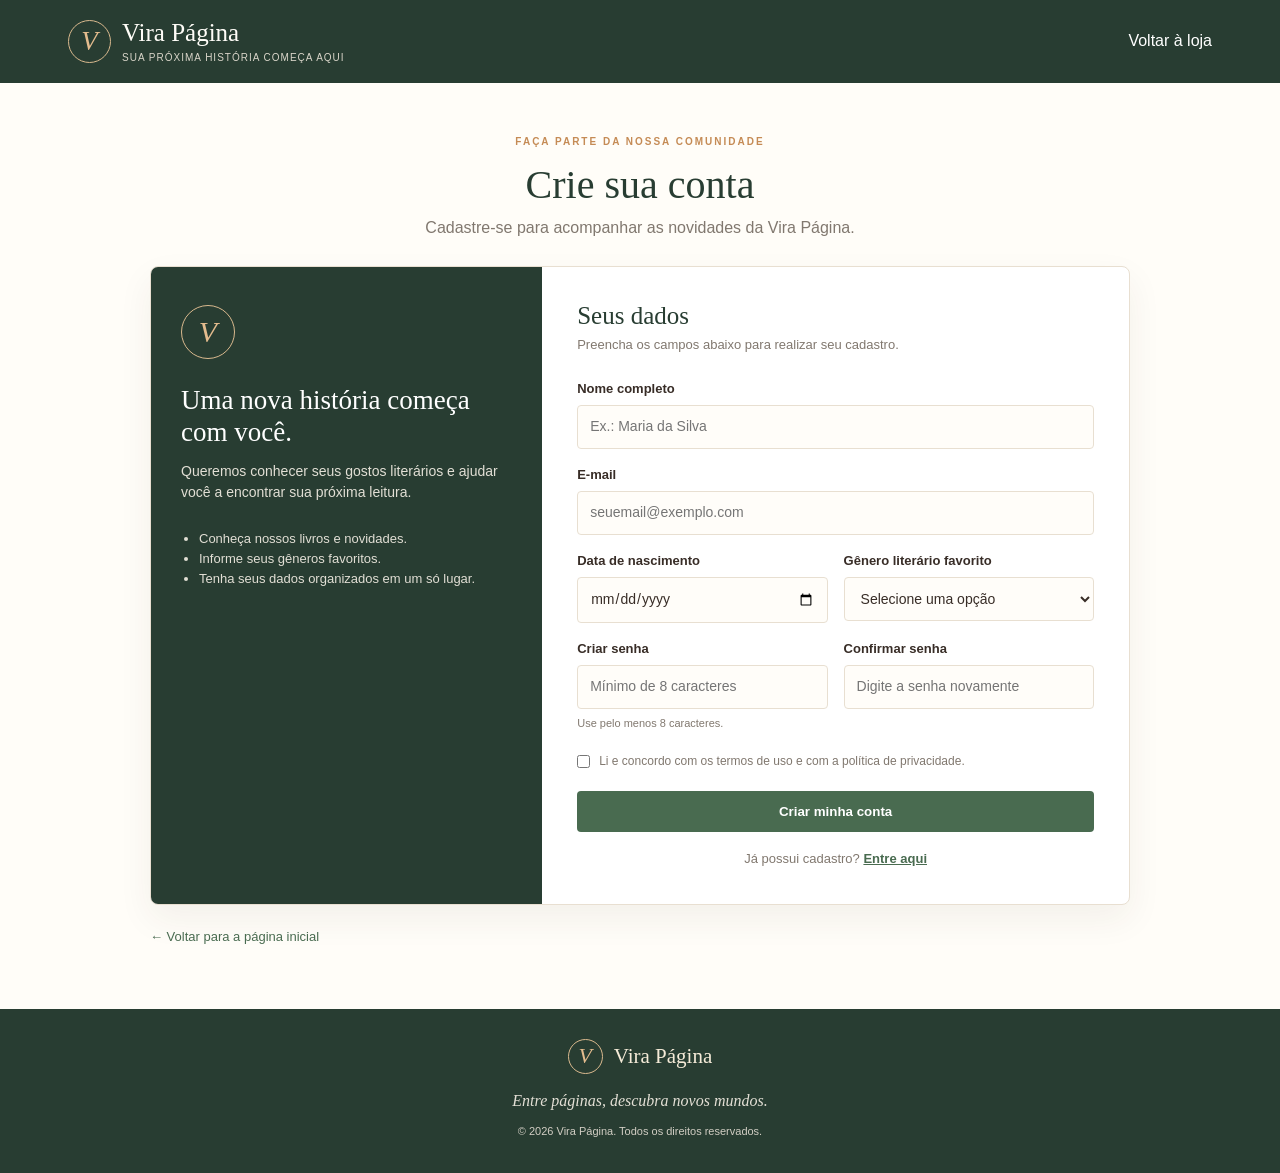
<file: cadastro.html>
<!DOCTYPE html>
<html lang="pt-BR">
<head>
  <meta charset="UTF-8">
  <meta name="viewport" content="width=device-width, initial-scale=1.0">
  <meta name="description" content="Crie sua conta na livraria Vira Página.">
  <title>Minha conta | Vira Página</title>
  <link rel="stylesheet" href="style.css">
  <style>
    .pagina-conta { min-height: 100vh; display: flex; flex-direction: column; }
    .conta-main { width: min(100% - 32px, 980px); margin: 45px auto 60px; flex: 1; }
    .conta-intro { margin-bottom: 25px; text-align: center; }
    .conta-intro .etiqueta { color: var(--caramelo); }
    .conta-intro h1 { margin: 8px 0; color: var(--verde-floresta); font: clamp(30px, 4vw, 40px) Georgia, serif; }
    .conta-intro p { color: var(--cinza); }
    .conta-card { display: grid; grid-template-columns: .8fr 1.2fr; overflow: hidden; border: 1px solid var(--borda); border-radius: 8px; background: white; box-shadow: 0 14px 35px #382d2710; }
    .conta-lateral { padding: 38px 30px; background: var(--verde-floresta); color: var(--papel); }
    .conta-lateral .simbolo { width: 54px; height: 54px; display: grid; place-items: center; margin-bottom: 25px; border: 1px solid #d9b98e; border-radius: 50%; color: #e4bc8e; font: italic 30px Georgia, serif; }
    .conta-lateral h2 { margin-bottom: 12px; color: white; font: 27px/1.2 Georgia, serif; }
    .conta-lateral p { color: #e2dfd5; font-size: 14px; }
    .conta-lateral ul { margin: 25px 0 0; padding-left: 18px; color: #e2dfd5; font-size: 13px; }
    .conta-formulario { padding: 35px; }
    .conta-formulario h2 { margin-bottom: 5px; color: var(--verde-floresta); font: 25px Georgia, serif; }
    .conta-formulario .apoio { margin-bottom: 24px; color: var(--cinza); font-size: 13px; }
    .campos { display: grid; grid-template-columns: 1fr 1fr; gap: 16px; }
    .campo { display: flex; flex-direction: column; gap: 6px; }
    .campo.largo { grid-column: 1 / -1; }
    .campo label { color: var(--marrom); font-size: 13px; font-weight: bold; }
    .campo input, .campo select { width: 100%; min-height: 44px; padding: 10px 12px; border: 1px solid var(--borda); border-radius: 4px; background: #fffdf9; color: var(--marrom); font: inherit; font-size: 14px; }
    .campo input:focus, .campo select:focus { outline: 2px solid #c58b5570; border-color: var(--caramelo); }
    .campo small { color: var(--cinza); font-size: 11px; }
    .aceite { display: flex; align-items: flex-start; gap: 9px; margin: 20px 0; color: var(--cinza); font-size: 12px; }
    .aceite input { margin-top: 3px; accent-color: var(--verde-folha); }
    .aceite a, .entrar a { color: var(--verde-folha); font-weight: bold; }
    .enviar { width: 100%; padding: 13px 18px; border: 0; border-radius: 4px; background: var(--verde-folha); color: white; font-weight: bold; cursor: pointer; transition: background .2s; }
    .enviar:hover { background: var(--verde-floresta); }
    .entrar { margin-top: 17px; color: var(--cinza); text-align: center; font-size: 13px; }
    .voltar-inicio { display: inline-block; margin-top: 22px; color: var(--verde-folha); font-size: 13px; text-decoration: none; }
    .voltar-inicio:hover { text-decoration: underline; }
    @media (max-width: 700px) {
      .conta-card { grid-template-columns: 1fr; }
      .conta-lateral { padding: 25px; }
      .conta-lateral .simbolo { margin-bottom: 15px; }
      .conta-lateral ul { margin-top: 14px; }
      .conta-formulario { padding: 25px 20px; }
    }
    @media (max-width: 480px) {
      .campos { grid-template-columns: 1fr; }
      .campo.largo { grid-column: auto; }
      .conta-main { margin-top: 30px; }
    }
  </style>
</head>
<body class="pagina-conta">
  <header class="topo">
    <div class="cabecalho">
      <a class="marca" href="index.html" aria-label="Vira Página - página inicial">
        <span class="marca-icone">V</span>
        <span>Vira Página<small>SUA PRÓXIMA HISTÓRIA COMEÇA AQUI</small></span>
      </a>
      <a class="link-conta" href="index.html">Voltar à loja</a>
    </div>
  </header>

  <main class="conta-main">
    <div class="conta-intro">
      <span class="etiqueta">FAÇA PARTE DA NOSSA COMUNIDADE</span>
      <h1>Crie sua conta</h1>
      <p>Cadastre-se para acompanhar as novidades da Vira Página.</p>
    </div>

    <section class="conta-card" aria-label="Formulário de cadastro">
      <aside class="conta-lateral">
        <div class="simbolo" aria-hidden="true">V</div>
        <h2>Uma nova história começa com você.</h2>
        <p>Queremos conhecer seus gostos literários e ajudar você a encontrar sua próxima leitura.</p>
        <ul>
          <li>Conheça nossos livros e novidades.</li>
          <li>Informe seus gêneros favoritos.</li>
          <li>Tenha seus dados organizados em um só lugar.</li>
        </ul>
      </aside>

      <div class="conta-formulario">
        <h2>Seus dados</h2>
        <p class="apoio">Preencha os campos abaixo para realizar seu cadastro.</p>

        <form action="#" method="post">
          <div class="campos">
            <div class="campo largo">
              <label for="nome">Nome completo</label>
              <input type="text" id="nome" name="nome" placeholder="Ex.: Maria da Silva" autocomplete="name" required>
            </div>

            <div class="campo largo">
              <label for="email">E-mail</label>
              <input type="email" id="email" name="email" placeholder="seuemail@exemplo.com" autocomplete="email" required>
            </div>

            <div class="campo">
              <label for="nascimento">Data de nascimento</label>
              <input type="date" id="nascimento" name="nascimento" autocomplete="bday">
            </div>

            <div class="campo">
              <label for="preferencia">Gênero literário favorito</label>
              <select id="preferencia" name="preferencia" required>
                <option value="">Selecione uma opção</option>
                <option value="romance">Romance</option>
                <option value="ficcao">Ficção científica</option>
                <option value="fantasia">Fantasia</option>
                <option value="aventura">Aventura</option>
                <option value="suspense">Suspense</option>
                <option value="autoajuda">Autoajuda</option>
                <option value="outros">Outros / Ainda não sei</option>
              </select>
            </div>

            <div class="campo">
              <label for="senha">Criar senha</label>
              <input type="password" id="senha" name="senha" placeholder="Mínimo de 8 caracteres" minlength="8" autocomplete="new-password" required>
              <small>Use pelo menos 8 caracteres.</small>
            </div>

            <div class="campo">
              <label for="confirmar-senha">Confirmar senha</label>
              <input type="password" id="confirmar-senha" name="confirmar_senha" placeholder="Digite a senha novamente" minlength="8" autocomplete="new-password" required>
            </div>
          </div>

          <label class="aceite">
            <input type="checkbox" name="termos" required>
            <span>Li e concordo com os termos de uso e com a política de privacidade.</span>
          </label>

          <button class="enviar" type="submit">Criar minha conta</button>
        </form>

        <p class="entrar">Já possui cadastro? <a href="#">Entre aqui</a></p>
      </div>
    </section>

    <a class="voltar-inicio" href="index.html">← Voltar para a página inicial</a>
  </main>

  <footer>
    <a class="marca marca-rodape" href="index.html"><span class="marca-icone">V</span><span>Vira Página</span></a>
    <p>Entre páginas, descubra novos mundos.</p>
    <small>&copy; 2026 Vira Página. Todos os direitos reservados.</small>
  </footer>
</body>
</html>
</file>
<file: style.css>
:root {
  --verde-floresta: #283d32;
  --verde-folha: #496b50;
  --papel: #f5ebd8;
  --branco-quente: #fffdf8;
  --marrom: #382d27;
  --caramelo: #c58b55;
  --cinza: #81786f;
  --borda: #e8dfd1;
}
* { box-sizing: border-box; margin: 0; padding: 0; }
html { scroll-behavior: smooth; }
body { font-family: Arial, Helvetica, sans-serif; background: var(--branco-quente); color: var(--marrom); line-height: 1.55; }
a { color: inherit; }
.topo { background: var(--verde-floresta); color: var(--branco-quente); }
.cabecalho { max-width: 1200px; margin: auto; padding: 20px 28px; display: flex; align-items: center; justify-content: space-between; gap: 30px; }
.marca { display: flex; align-items: center; gap: 11px; text-decoration: none; font: 25px Georgia, serif; line-height: 1.05; white-space: nowrap; }
.marca strong { color: #e4bc8e; }
.marca small { display: block; margin-top: 6px; color: #d9d5c9; font: 10px Arial, sans-serif; letter-spacing: 1px; }
.marca-icone { width: 43px; height: 43px; border: 1px solid #d9b98e; border-radius: 50%; display: grid; place-items: center; color: #e4bc8e; font: italic 27px Georgia, serif; }
.busca { position: relative; flex: 1; max-width: 470px; }
.busca input { width: 100%; padding: 13px 48px 13px 17px; border: 1px solid #ffffff55; border-radius: 30px; outline: none; background: #ffffff12; color: white; }
.busca input::placeholder { color: #e4e0d6; }
.busca button { position: absolute; top: 0; right: 12px; height: 100%; border: 0; background: none; color: white; font-size: 27px; cursor: pointer; }
.link-conta { color: white; text-decoration: none; white-space: nowrap; }
.link-conta:hover, .navegacao a:hover { color: #e4bc8e; text-decoration: underline; }
.navegacao { max-width: 1200px; margin: auto; padding: 0 28px 17px; display: flex; flex-wrap: wrap; gap: 30px; }
.navegacao a { color: var(--papel); text-decoration: none; font-size: 14px; }
.hero { min-height: 390px; padding: 65px max(7%, calc((100% - 1100px)/2)); display: flex; align-items: center; justify-content: space-between; gap: 40px; color: white; background: linear-gradient(90deg, #283d32f5, #283d32c9), url("https://images.unsplash.com/photo-1507842217343-583bb7270b66?auto=format&fit=crop&w=1800&q=85") center/cover; }
.hero-conteudo { max-width: 620px; }
.etiqueta { color: var(--caramelo); font-size: 10px; font-weight: bold; letter-spacing: 2px; }
.hero h1 { margin: 15px 0; font: clamp(36px, 5vw, 56px)/1.1 Georgia, serif; }
.hero p { max-width: 540px; margin-bottom: 25px; color: #e5e2d8; }
.botao-principal { display: inline-flex; align-items: center; justify-content: center; gap: 18px; padding: 13px 20px; border: 0; border-radius: 4px; background: var(--caramelo); color: white; text-decoration: none; font-weight: bold; transition: background .2s, transform .2s; }
.botao-principal:hover { background: #ad7543; transform: translateY(-2px); }
.hero-selo { width: 185px; height: 185px; flex: 0 0 185px; border: 1px solid #d9b98e; border-radius: 50%; display: flex; flex-direction: column; align-items: center; justify-content: center; text-align: center; transform: rotate(7deg); color: var(--papel); }
.hero-selo span { color: #e4bc8e; font-size: 30px; }
.hero-selo strong { font: 20px Georgia, serif; }
.hero-selo small { margin-top: 10px; font-size: 9px; letter-spacing: 2px; }
.beneficios { max-width: 1100px; margin: auto; padding: 25px 30px; display: flex; justify-content: space-around; flex-wrap: wrap; gap: 20px; border-bottom: 1px solid var(--borda); }
.beneficios article { display: flex; align-items: center; gap: 13px; }
.beneficios article > span { color: var(--verde-folha); font-size: 26px; }
.beneficios strong, .beneficios small { display: block; }
.beneficios small { color: var(--cinza); font-size: 12px; }
.secao-categorias, .vitrine { max-width: 1200px; margin: auto; padding: 65px 28px; }
.titulo-secao h2, .chamada h2 { margin: 8px 0; color: var(--verde-floresta); font: clamp(27px, 3vw, 36px) Georgia, serif; }
.titulo-secao p, .chamada p { color: var(--cinza); }
.categorias { display: grid; grid-template-columns: repeat(4, 1fr); gap: 15px; margin-top: 27px; }
.categoria { min-height: 140px; padding: 20px; border: 1px solid var(--borda); border-radius: 5px; background: #faf6ee; text-decoration: none; transition: .2s; }
.categoria:hover { border-color: var(--caramelo); background: var(--papel); transform: translateY(-3px); }
.categoria span, .categoria strong, .categoria small { display: block; }
.categoria span { color: var(--caramelo); font: 18px Georgia, serif; }
.categoria strong { margin: 13px 0 4px; color: var(--verde-floresta); font: 19px Georgia, serif; }
.categoria small { color: var(--cinza); font-size: 12px; }
.vitrine { padding-top: 20px; }
.titulo-vitrine { display: flex; align-items: end; justify-content: space-between; gap: 20px; }
.texto-apoio { color: var(--caramelo); font: italic 15px Georgia, serif; }
.grade-livros { display: grid; grid-template-columns: repeat(4, minmax(0, 1fr)); gap: 20px; margin-top: 28px; }
.livro-card { min-width: 0; padding: 18px; display: flex; flex-direction: column; border: 1px solid var(--borda); border-radius: 6px; background: white; transition: transform .2s, box-shadow .2s; }
.livro-card:hover { transform: translateY(-4px); box-shadow: 0 12px 28px #382d2712; }
.capa { height: 210px; margin-bottom: 15px; display: grid; place-items: center; background: #faf7f1; }
.capa img { max-width: 100%; width: auto; height: 100%; object-fit: contain; }
.categoria-livro { color: var(--verde-folha); font-size: 10px; letter-spacing: 1px; text-transform: uppercase; }
.livro-card h3 { margin: 5px 0 2px; color: var(--verde-floresta); font: 20px/1.25 Georgia, serif; }
.autor { margin-bottom: 10px; color: var(--cinza); font-size: 12px; }
.descricao { min-height: 58px; color: #625b53; font-size: 12px; line-height: 1.55; }
.card-rodape { margin-top: auto; padding-top: 17px; display: flex; flex-direction: column; gap: 12px; }
.preco { color: var(--verde-floresta); font-size: 19px; }
.botao-card { padding: 10px; border-radius: 4px; background: var(--verde-folha); color: white; text-align: center; text-decoration: none; font-size: 13px; font-weight: bold; }
.botao-card:hover { background: var(--verde-floresta); }
.chamada { max-width: 1144px; margin: 0 auto 70px; padding: 38px 45px; display: flex; align-items: center; justify-content: space-between; gap: 25px; border-radius: 6px; background: var(--papel); }
.chamada > div { max-width: 650px; }
.chamada h2 { font-size: 29px; }
.chamada p { font-size: 14px; }
footer { padding: 30px 20px; background: var(--verde-floresta); color: var(--papel); text-align: center; }
.marca-rodape { justify-content: center; font-size: 21px; }
.marca-rodape .marca-icone { width: 35px; height: 35px; font-size: 22px; }
footer p { margin: 18px 0 8px; color: #e3dfd5; font: italic 16px Georgia, serif; }
footer > small { color: #d2cec4; font-size: 11px; }
.sr-only { position: absolute; width: 1px; height: 1px; padding: 0; margin: -1px; overflow: hidden; clip: rect(0,0,0,0); white-space: nowrap; border: 0; }
@media (max-width: 900px) {
  .grade-livros { grid-template-columns: repeat(3, minmax(0, 1fr)); }
  .categorias { grid-template-columns: repeat(2, 1fr); }
  .cabecalho { gap: 18px; }
  .navegacao { gap: 18px; }
}
@media (max-width: 650px) {
  .cabecalho { padding: 17px 18px; flex-wrap: wrap; }
  .marca { font-size: 22px; }
  .busca { order: 3; flex-basis: 100%; max-width: none; }
  .navegacao { padding: 0 18px 15px; gap: 12px 18px; }
  .navegacao a { font-size: 12px; }
  .hero { min-height: 340px; padding: 50px 25px; }
  .hero-selo { display: none; }
  .beneficios { justify-content: flex-start; padding: 20px; }
  .beneficios article { min-width: 42%; }
  .secao-categorias, .vitrine { padding: 45px 18px; }
  .grade-livros { grid-template-columns: repeat(2, minmax(0, 1fr)); gap: 12px; }
  .livro-card { padding: 12px; }
  .capa { height: 165px; }
  .livro-card h3 { font-size: 17px; }
  .titulo-vitrine { align-items: flex-start; flex-direction: column; }
  .chamada { margin: 0 18px 45px; padding: 25px; align-items: flex-start; flex-direction: column; }
}
@media (max-width: 390px) {
  .grade-livros { grid-template-columns: 1fr; }
  .capa { height: 220px; }
  .categorias { grid-template-columns: 1fr; }
                       }
</file>
